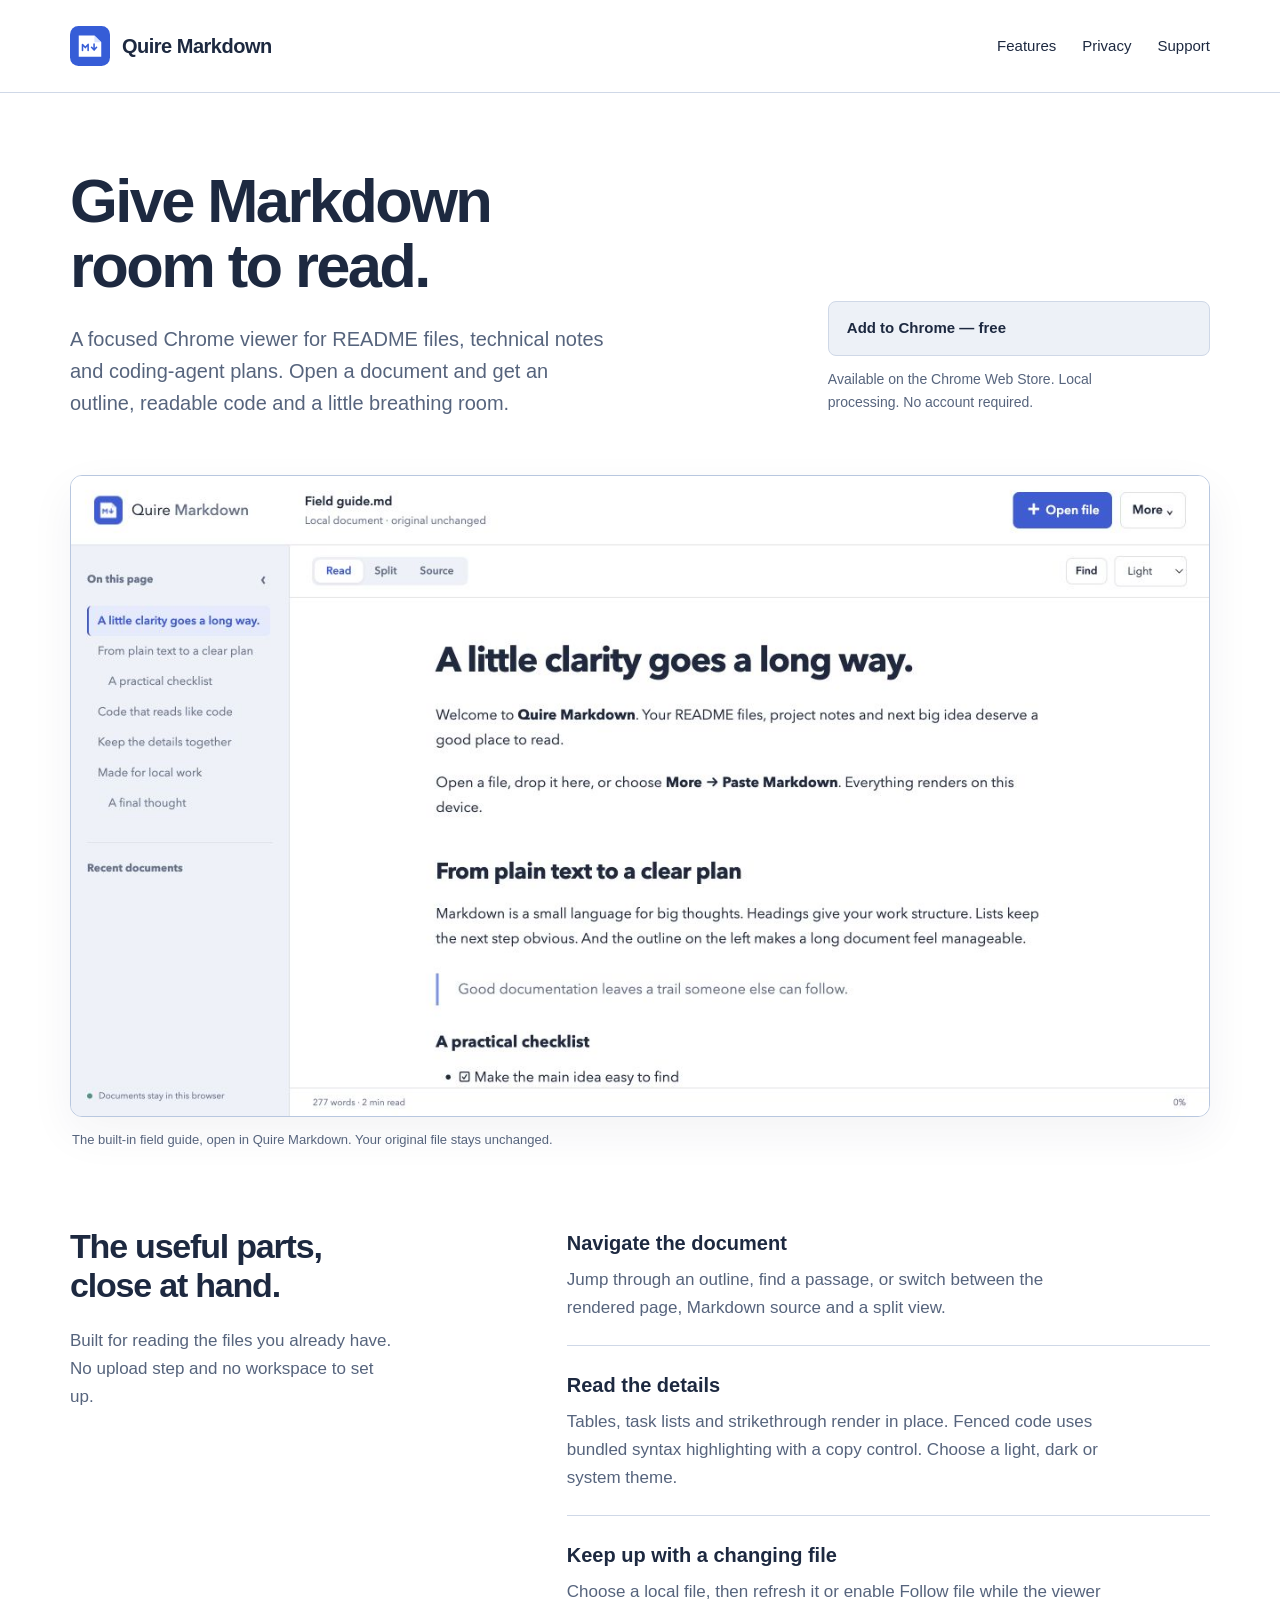
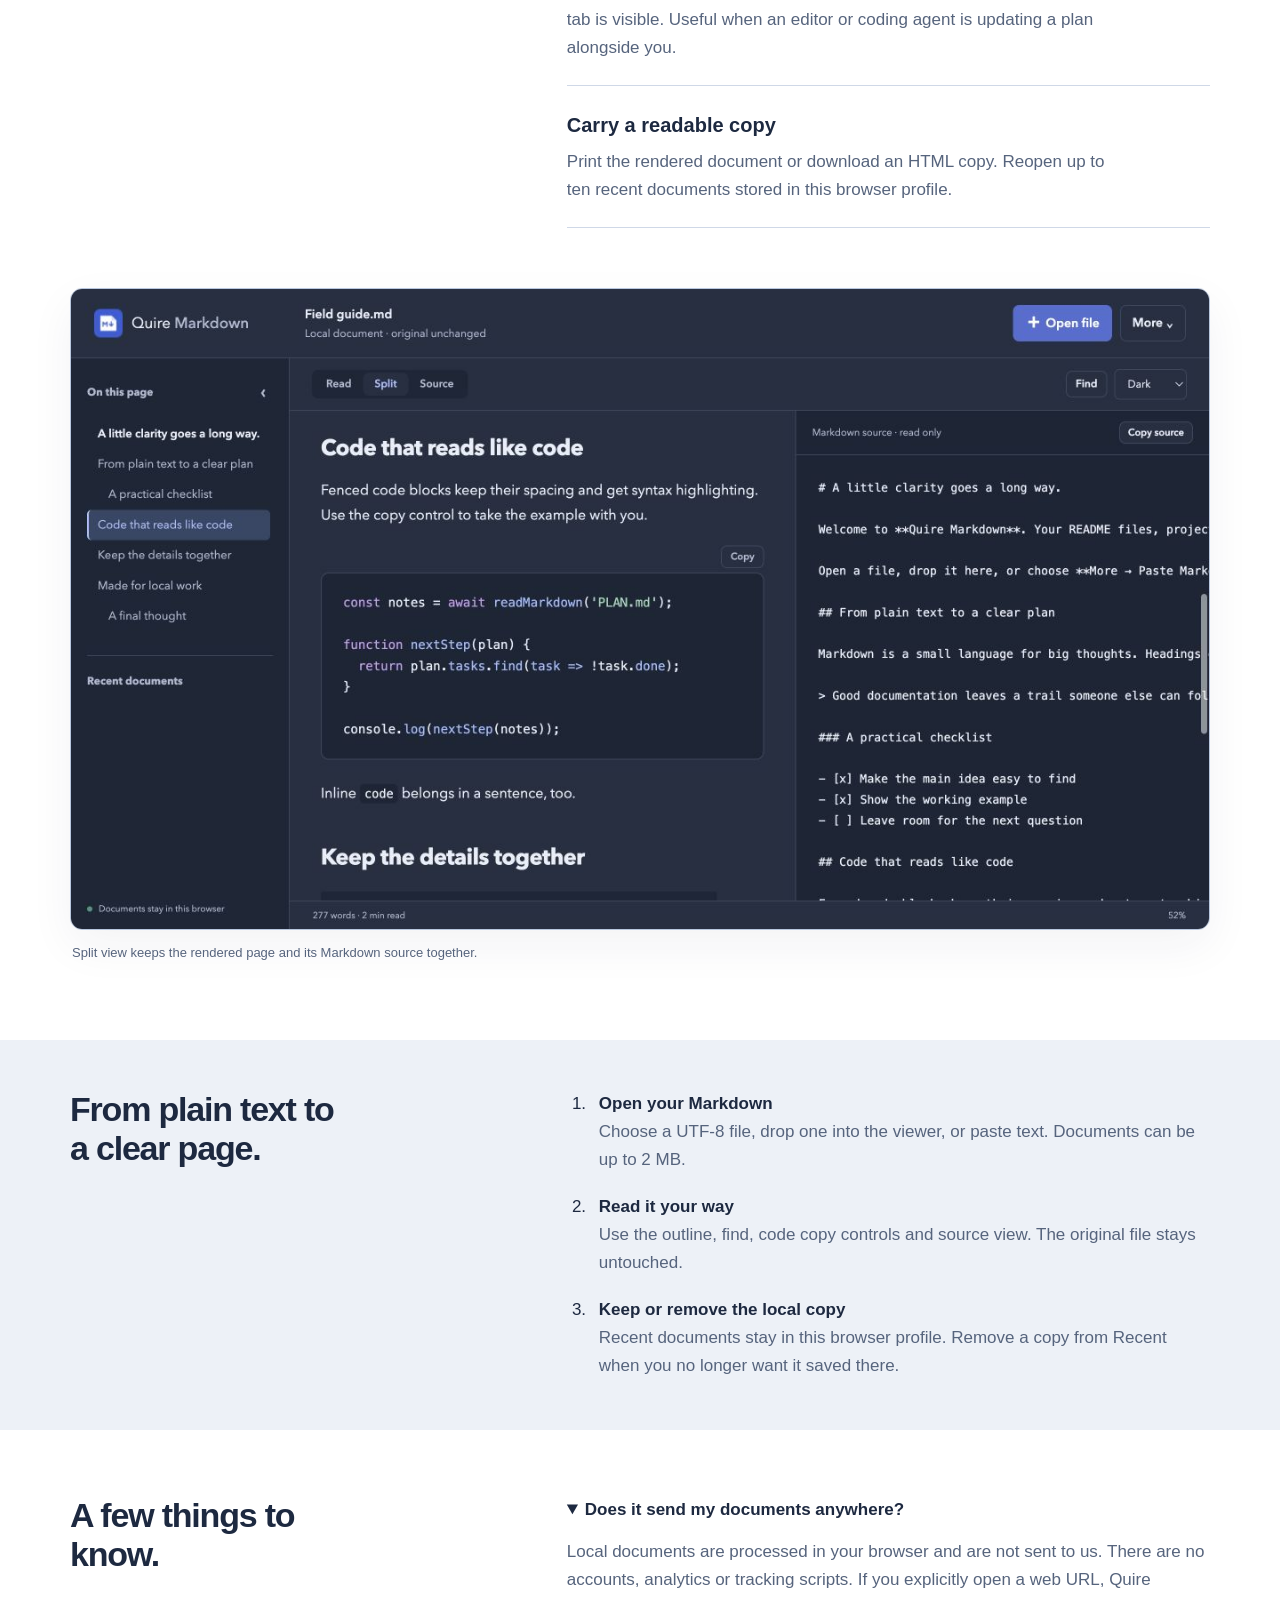
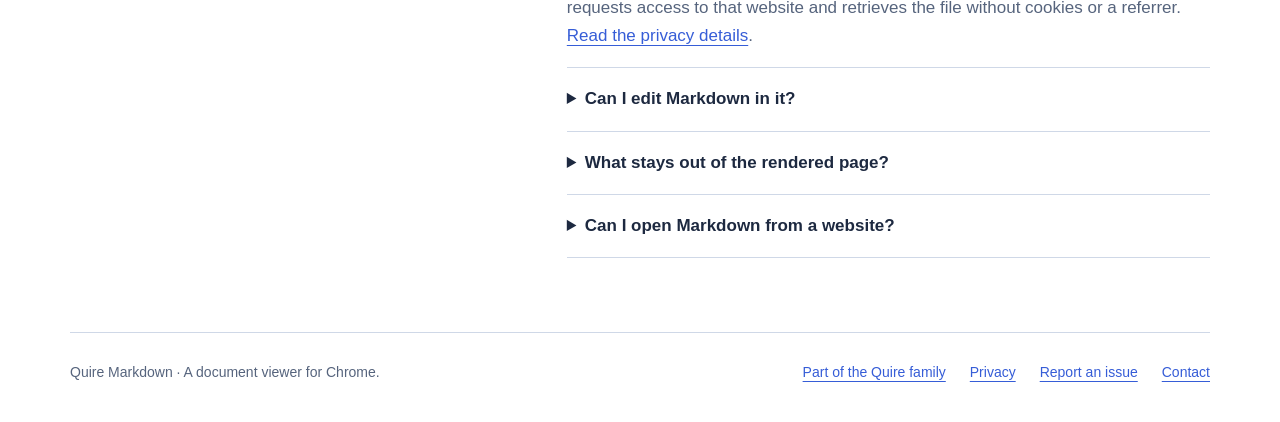
<file: index.html>
<!doctype html>
<html lang="en">
<head>
  <meta charset="utf-8">
  <meta name="viewport" content="width=device-width, initial-scale=1">
  <meta name="description" content="A free Chrome extension for reading Markdown files, README documents and technical notes. Outlines, code highlighting, source view and local file refresh.">
  <meta name="theme-color" content="#365dd7">
  <meta property="og:type" content="website">
  <meta property="og:title" content="Quire Markdown — Give Markdown room to read">
  <meta property="og:description" content="Read local Markdown with a clear outline, highlighted code and a source view. Free, no accounts, no tracking.">
  <meta property="og:url" content="https://dzoba.github.io/quire-markdown/">
  <meta property="og:image" content="https://dzoba.github.io/quire-markdown/assets/reader-light.png">
  <meta property="og:image:width" content="1280">
  <meta property="og:image:height" content="720">
  <meta name="twitter:card" content="summary_large_image">
  <link rel="canonical" href="https://dzoba.github.io/quire-markdown/">
  <link rel="icon" href="assets/icon.svg" type="image/svg+xml">
  <link rel="stylesheet" href="styles.css">
  <title>Quire Markdown — Viewer for Chrome</title>
</head>
<body>
  <a class="skip" href="#main">Skip to content</a>
  <header><div class="wrap topbar">
    <a class="brand" href="./"><img src="assets/icon.svg" width="40" height="40" alt="">Quire Markdown</a>
    <nav aria-label="Main"><a href="#features">Features</a><a href="privacy.html">Privacy</a><a href="https://github.com/dzoba/quire-markdown/issues">Support</a></nav>
  </div></header>
  <main id="main">
    <div class="wrap">
      <section class="hero" aria-labelledby="headline">
        <div><h1 id="headline">Give Markdown room to read.</h1><p class="intro">A focused Chrome viewer for README files, technical notes and coding-agent plans. Open a document and get an outline, readable code and a little breathing room.</p></div>
        <div class="install"><a class="install-button" href="https://chromewebstore.google.com/detail/hghkgbeaccjnfdihghilbgjgpgmeaafh" aria-describedby="releaseStatus">Add to Chrome — free</a><p id="releaseStatus">Available on the Chrome Web Store. Local processing. No account required.</p></div>
      </section>
      <figure class="preview">
        <div class="reader"><img src="assets/reader-light.png" width="1280" height="720" alt="Quire Markdown showing a rendered field guide, a heading outline and controls for reading, source view, find and theme."></div>
        <figcaption>The built-in field guide, open in Quire Markdown. Your original file stays unchanged.</figcaption>
      </figure>
      <section class="features" id="features" aria-labelledby="featuresTitle">
        <div><h2 id="featuresTitle">The useful parts, close at hand.</h2><p class="lead">Built for reading the files you already have. No upload step and no workspace to set up.</p></div>
        <dl class="feature-list">
          <div><dt>Navigate the document</dt><dd>Jump through an outline, find a passage, or switch between the rendered page, Markdown source and a split view.</dd></div>
          <div><dt>Read the details</dt><dd>Tables, task lists and strikethrough render in place. Fenced code uses bundled syntax highlighting with a copy control. Choose a light, dark or system theme.</dd></div>
          <div><dt>Keep up with a changing file</dt><dd>Choose a local file, then refresh it or enable Follow file while the viewer tab is visible. Useful when an editor or coding agent is updating a plan alongside you.</dd></div>
          <div><dt>Carry a readable copy</dt><dd>Print the rendered document or download an HTML copy. Reopen up to ten recent documents stored in this browser profile.</dd></div>
        </dl>
      </section>
      <figure class="preview secondary-preview"><div class="reader"><img src="assets/reader-dark-split.png" width="1280" height="720" loading="lazy" alt="Quire Markdown in its dark theme, with rendered content beside the original Markdown source."></div><figcaption>Split view keeps the rendered page and its Markdown source together.</figcaption></figure>
    </div>
    <section class="how" aria-labelledby="howTitle"><div class="wrap how-inner"><h2 id="howTitle">From plain text to a clear page.</h2><ol class="steps"><li><strong>Open your Markdown</strong><span>Choose a UTF-8 file, drop one into the viewer, or paste text. Documents can be up to 2 MB.</span></li><li><strong>Read it your way</strong><span>Use the outline, find, code copy controls and source view. The original file stays untouched.</span></li><li><strong>Keep or remove the local copy</strong><span>Recent documents stay in this browser profile. Remove a copy from Recent when you no longer want it saved there.</span></li></ol></div></section>
    <section class="wrap faq" aria-labelledby="questionsTitle"><h2 id="questionsTitle">A few things to know.</h2><div class="questions">
      <details open><summary>Does it send my documents anywhere?</summary><p>Local documents are processed in your browser and are not sent to us. There are no accounts, analytics or tracking scripts. If you explicitly open a web URL, Quire requests access to that website and retrieves the file without cookies or a referrer. <a href="privacy.html">Read the privacy details</a>.</p></details>
      <details><summary>Can I edit Markdown in it?</summary><p>Quire Markdown is a viewer. It does not edit or overwrite original files. Edit in your preferred text editor and use Refresh or Follow file to see changes. Follow works for a file selected with Open file during the current viewer session; dropped files and recent copies are snapshots.</p></details>
      <details><summary>What stays out of the rendered page?</summary><p>Images appear as blocked text references. Scripts, styles, forms and embedded content are removed. Diagrams and math are not rendered. Highlighting supports bundled common languages; unknown languages and large code blocks remain readable plain text.</p></details>
      <details><summary>Can I open Markdown from a website?</summary><p>Yes, using a raw HTTP or HTTPS Markdown link after granting that origin access. Redirects are rejected. For a login-protected file or a redirecting link, download the file normally and open the local copy. The extension does not automatically replace every website you visit.</p></details>
    </div></section>
  </main>
  <footer class="wrap footer"><p>Quire Markdown · A document viewer for Chrome.</p><div class="footer-links"><a href="https://quireapps.com/">Part of the Quire family</a><a href="privacy.html">Privacy</a><a href="https://github.com/dzoba/quire-markdown/issues">Report an issue</a><a href="mailto:chris@dzoba.com">Contact</a></div></footer>
</body>
</html>
</file>
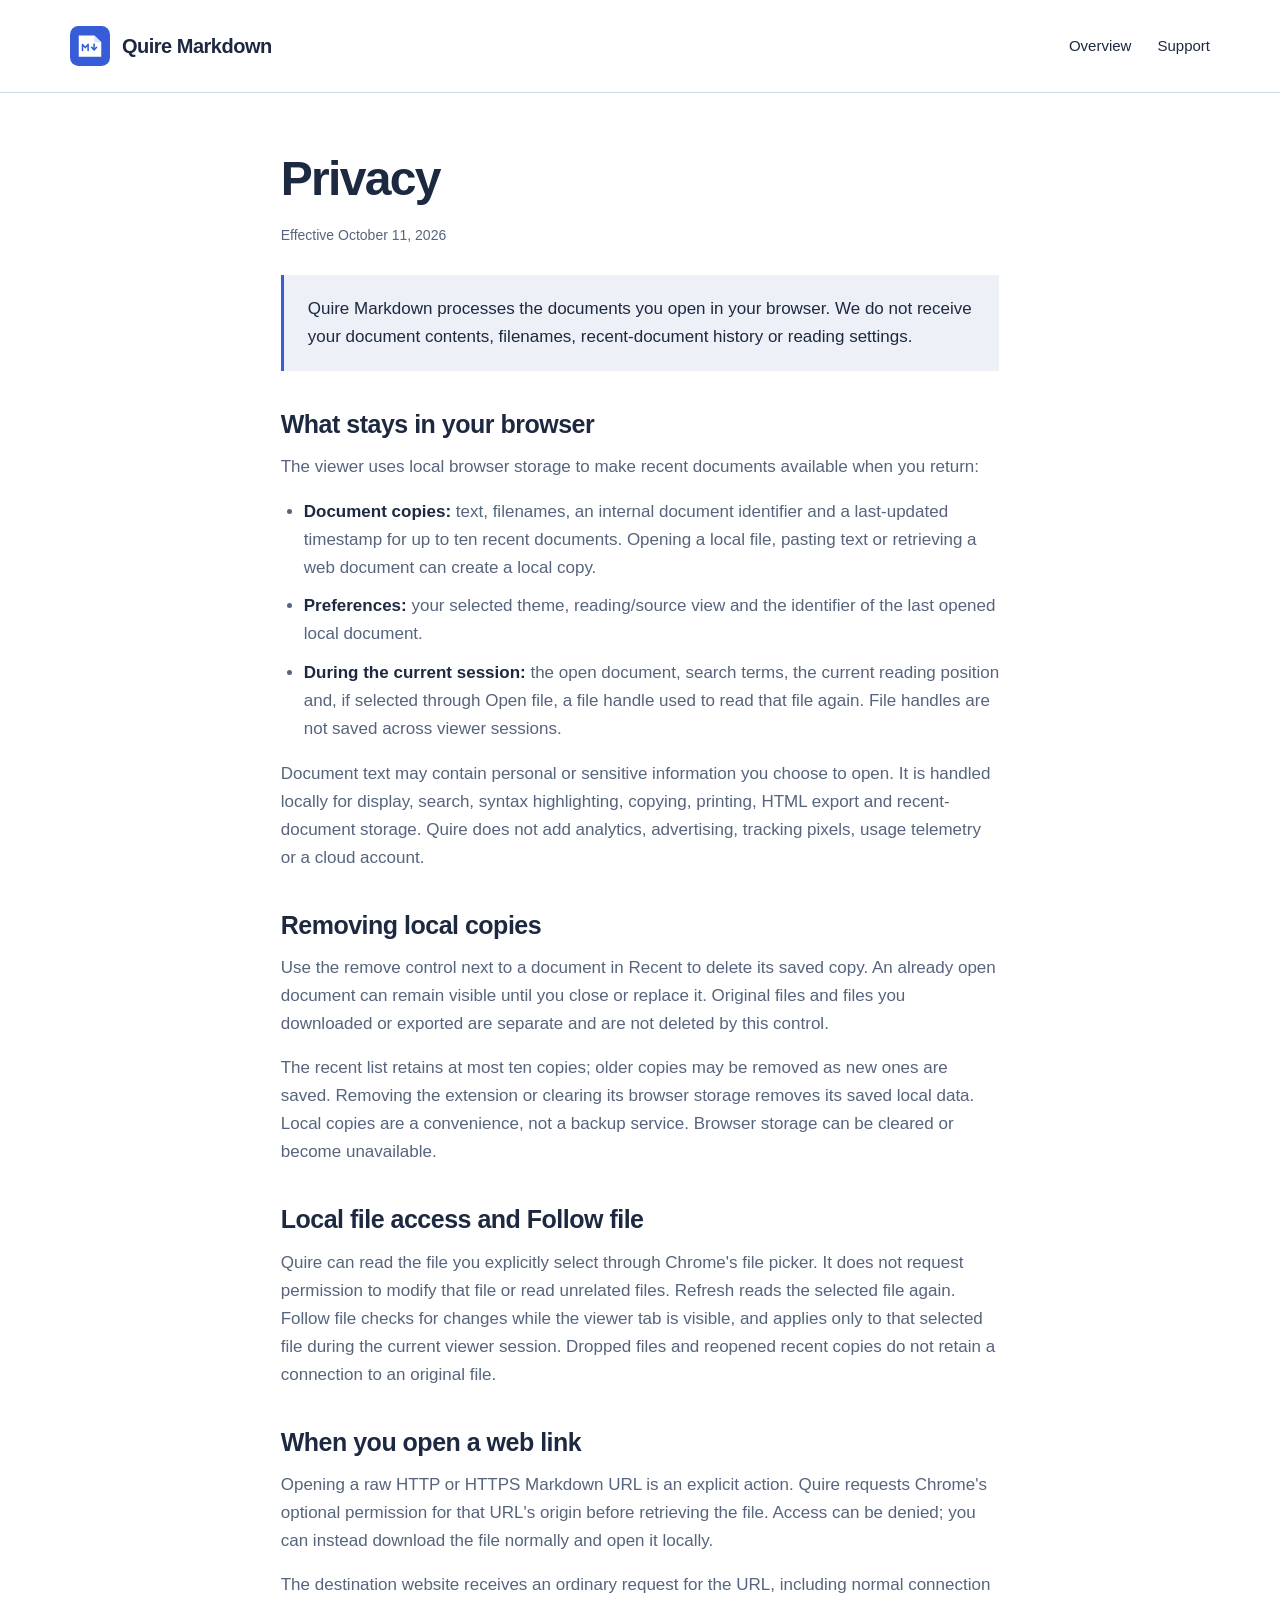
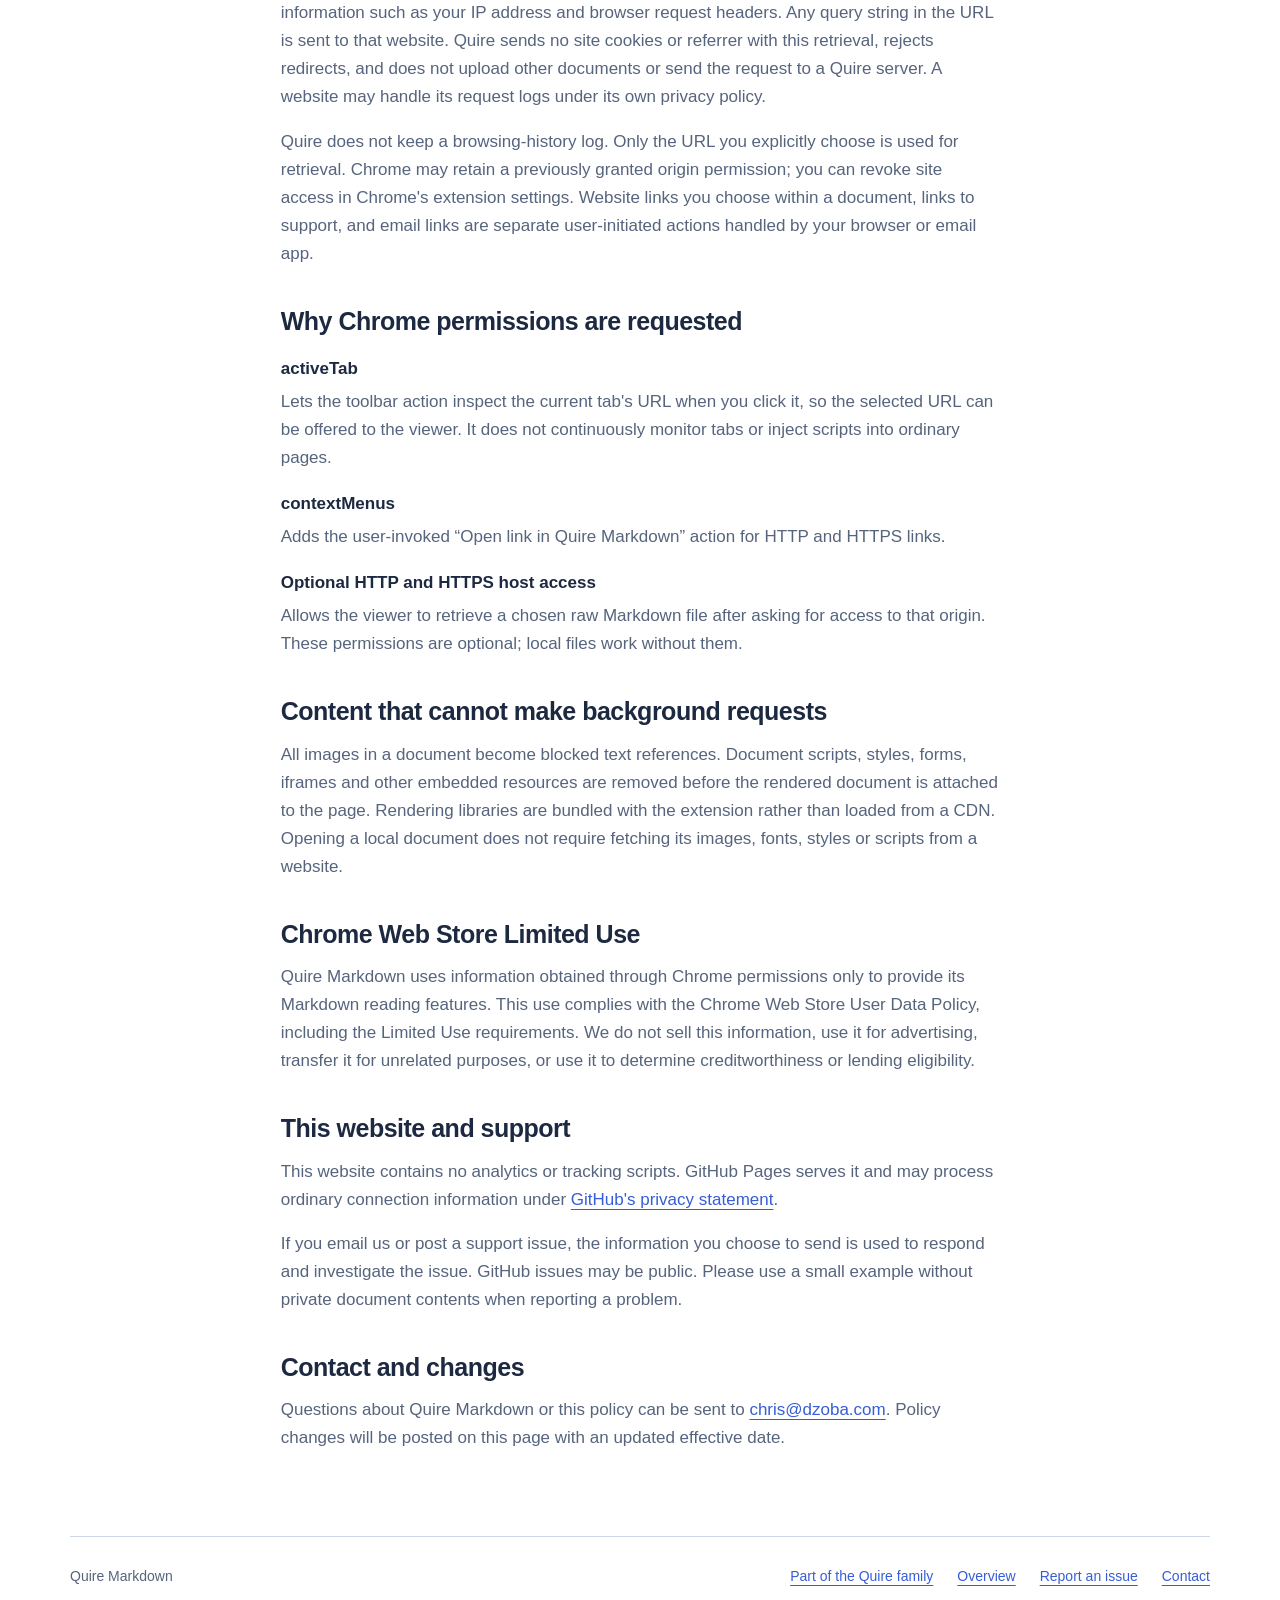
<file: privacy.html>
<!doctype html>
<html lang="en">
<head>
  <meta charset="utf-8">
  <meta name="viewport" content="width=device-width, initial-scale=1">
  <meta name="description" content="How Quire Markdown handles local documents, recent copies, optional website requests and Chrome permissions.">
  <meta name="theme-color" content="#365dd7">
  <link rel="canonical" href="https://dzoba.github.io/quire-markdown/privacy.html">
  <link rel="icon" href="assets/icon.svg" type="image/svg+xml">
  <link rel="stylesheet" href="styles.css">
  <title>Privacy — Quire Markdown</title>
</head>
<body>
  <a class="skip" href="#main">Skip to content</a>
  <header><div class="wrap topbar"><a class="brand" href="./"><img src="assets/icon.svg" width="40" height="40" alt="">Quire Markdown</a><nav aria-label="Main"><a href="./">Overview</a><a href="https://github.com/dzoba/quire-markdown/issues">Support</a></nav></div></header>
  <main class="wrap policy" id="main">
    <h1>Privacy</h1><p class="date">Effective October 11, 2026</p>
    <p class="statement">Quire Markdown processes the documents you open in your browser. We do not receive your document contents, filenames, recent-document history or reading settings.</p>
    <h2>What stays in your browser</h2>
    <p>The viewer uses local browser storage to make recent documents available when you return:</p>
    <ul><li><strong>Document copies:</strong> text, filenames, an internal document identifier and a last-updated timestamp for up to ten recent documents. Opening a local file, pasting text or retrieving a web document can create a local copy.</li><li><strong>Preferences:</strong> your selected theme, reading/source view and the identifier of the last opened local document.</li><li><strong>During the current session:</strong> the open document, search terms, the current reading position and, if selected through Open file, a file handle used to read that file again. File handles are not saved across viewer sessions.</li></ul>
    <p>Document text may contain personal or sensitive information you choose to open. It is handled locally for display, search, syntax highlighting, copying, printing, HTML export and recent-document storage. Quire does not add analytics, advertising, tracking pixels, usage telemetry or a cloud account.</p>
    <h2>Removing local copies</h2>
    <p>Use the remove control next to a document in Recent to delete its saved copy. An already open document can remain visible until you close or replace it. Original files and files you downloaded or exported are separate and are not deleted by this control.</p>
    <p>The recent list retains at most ten copies; older copies may be removed as new ones are saved. Removing the extension or clearing its browser storage removes its saved local data. Local copies are a convenience, not a backup service. Browser storage can be cleared or become unavailable.</p>
    <h2>Local file access and Follow file</h2>
    <p>Quire can read the file you explicitly select through Chrome's file picker. It does not request permission to modify that file or read unrelated files. Refresh reads the selected file again. Follow file checks for changes while the viewer tab is visible, and applies only to that selected file during the current viewer session. Dropped files and reopened recent copies do not retain a connection to an original file.</p>
    <h2>When you open a web link</h2>
    <p>Opening a raw HTTP or HTTPS Markdown URL is an explicit action. Quire requests Chrome's optional permission for that URL's origin before retrieving the file. Access can be denied; you can instead download the file normally and open it locally.</p>
    <p>The destination website receives an ordinary request for the URL, including normal connection information such as your IP address and browser request headers. Any query string in the URL is sent to that website. Quire sends no site cookies or referrer with this retrieval, rejects redirects, and does not upload other documents or send the request to a Quire server. A website may handle its request logs under its own privacy policy.</p>
    <p>Quire does not keep a browsing-history log. Only the URL you explicitly choose is used for retrieval. Chrome may retain a previously granted origin permission; you can revoke site access in Chrome's extension settings. Website links you choose within a document, links to support, and email links are separate user-initiated actions handled by your browser or email app.</p>
    <h2>Why Chrome permissions are requested</h2>
    <dl class="permission-list"><dt>activeTab</dt><dd>Lets the toolbar action inspect the current tab's URL when you click it, so the selected URL can be offered to the viewer. It does not continuously monitor tabs or inject scripts into ordinary pages.</dd><dt>contextMenus</dt><dd>Adds the user-invoked “Open link in Quire Markdown” action for HTTP and HTTPS links.</dd><dt>Optional HTTP and HTTPS host access</dt><dd>Allows the viewer to retrieve a chosen raw Markdown file after asking for access to that origin. These permissions are optional; local files work without them.</dd></dl>
    <h2>Content that cannot make background requests</h2>
    <p>All images in a document become blocked text references. Document scripts, styles, forms, iframes and other embedded resources are removed before the rendered document is attached to the page. Rendering libraries are bundled with the extension rather than loaded from a CDN. Opening a local document does not require fetching its images, fonts, styles or scripts from a website.</p>
    <h2>Chrome Web Store Limited Use</h2>
    <p>Quire Markdown uses information obtained through Chrome permissions only to provide its Markdown reading features. This use complies with the Chrome Web Store User Data Policy, including the Limited Use requirements. We do not sell this information, use it for advertising, transfer it for unrelated purposes, or use it to determine creditworthiness or lending eligibility.</p>
    <h2>This website and support</h2>
    <p>This website contains no analytics or tracking scripts. GitHub Pages serves it and may process ordinary connection information under <a href="https://docs.github.com/en/site-policy/privacy-policies/github-general-privacy-statement">GitHub's privacy statement</a>.</p>
    <p>If you email us or post a support issue, the information you choose to send is used to respond and investigate the issue. GitHub issues may be public. Please use a small example without private document contents when reporting a problem.</p>
    <h2>Contact and changes</h2>
    <p>Questions about Quire Markdown or this policy can be sent to <a href="mailto:chris@dzoba.com">chris@dzoba.com</a>. Policy changes will be posted on this page with an updated effective date.</p>
  </main>
  <footer class="wrap footer"><p>Quire Markdown</p><div class="footer-links"><a href="https://quireapps.com/">Part of the Quire family</a><a href="./">Overview</a><a href="https://github.com/dzoba/quire-markdown/issues">Report an issue</a><a href="mailto:chris@dzoba.com">Contact</a></div></footer>
</body>
</html>
</file>
<file: styles.css>
:root{color-scheme:light;--paper:#fff;--shell:#edf1f7;--ink:#1d2940;--muted:#56647d;--blue:#365dd7;--line:#cfd8e7;--selection:#e4eaff;font-family:"Avenir Next","Segoe UI",sans-serif;color:var(--ink);background:var(--paper);font-synthesis:none}*{box-sizing:border-box}html{scroll-behavior:smooth;scroll-padding-top:24px}body{margin:0;font-size:17px;line-height:1.65}a{color:var(--blue);text-decoration-thickness:1px;text-underline-offset:4px}a:hover{text-decoration-thickness:2px}a:focus-visible,button:focus-visible,summary:focus-visible{outline:3px solid var(--blue);outline-offset:5px}button{font:inherit}.wrap{width:min(1140px,calc(100% - 56px));margin-inline:auto}.skip{position:absolute;left:16px;top:-80px;padding:10px 16px;background:var(--paper);z-index:10}.skip:focus{top:12px}header{border-bottom:1px solid var(--line)}.topbar{min-height:92px;display:flex;align-items:center;justify-content:space-between;gap:24px}.brand{display:inline-flex;align-items:center;gap:12px;color:var(--ink);text-decoration:none;font-size:20px;font-weight:650;letter-spacing:-.5px}.brand img{width:40px;height:40px}nav{display:flex;gap:26px;align-items:center;font-size:15px}nav a{color:var(--ink);text-decoration:none}nav a:hover{text-decoration:underline}.hero{padding:75px 0 56px;display:grid;grid-template-columns:1.3fr .7fr;gap:48px;align-items:end}.hero h1{font-size:clamp(40px,4.8vw,64px);line-height:1.06;letter-spacing:-2.6px;font-weight:650;margin:0 0 25px;max-width:15ch}.hero .intro{font-size:20px;max-width:48ch;margin:0;color:var(--muted);line-height:1.6}.install{padding-bottom:5px}.install button,.install .install-button{width:100%;background:var(--shell);border:1px solid var(--line);color:var(--ink);font-size:15px;font-weight:650;padding:14px 18px;border-radius:8px;cursor:default}.install p{font-size:14px;color:var(--muted);margin:12px 0 0;max-width:40ch}.preview{margin:0 0 76px}.reader{border:1px solid #b8c7df;border-radius:12px;overflow:hidden;background:var(--paper);box-shadow:0 16px 46px #1d29400e}.preview img{display:block;width:100%;height:auto}.secondary-preview{margin-top:-12px}.preview figcaption{font-size:13px;color:var(--muted);padding:12px 2px 0}.features{display:grid;grid-template-columns:.8fr 1.2fr;gap:68px;margin-bottom:72px}.features h2,.how h2,.faq h2{font-size:34px;letter-spacing:-1.2px;line-height:1.15;margin:0 0 22px;font-weight:650;max-width:15ch}.features .lead{max-width:34ch;color:var(--muted);margin:0}.feature-list{margin:0}.feature-list>div{padding:0 0 23px;margin:0 0 23px;border-bottom:1px solid var(--line)}.feature-list>div:last-child{margin-bottom:0}.feature-list dt{font-size:20px;font-weight:650;margin-bottom:6px}.feature-list dd{margin:0;color:var(--muted);max-width:58ch}.how{background:var(--shell);padding:50px 0;margin-bottom:66px}.how-inner{display:grid;grid-template-columns:.8fr 1.2fr;gap:68px}.steps{padding-left:24px;margin:0}.steps li{padding:0 0 19px 8px}.steps li:last-child{padding-bottom:0}.steps strong{display:block;font-weight:650}.steps span{color:var(--muted)}.faq{display:grid;grid-template-columns:.8fr 1.2fr;gap:68px;margin-bottom:74px}.questions details{border-bottom:1px solid var(--line);padding:0 0 17px;margin:0 0 17px}.questions summary{cursor:pointer;font-weight:600;padding-right:12px}.questions p{color:var(--muted);margin:14px 0 0}.questions details:last-child{margin:0}.footer{border-top:1px solid var(--line);padding:28px 0 38px;display:flex;justify-content:space-between;gap:28px;color:var(--muted);font-size:14px}.footer p{margin:0}.footer-links{display:flex;gap:24px;flex-wrap:wrap}.policy{max-width:76ch;padding-top:60px;padding-bottom:68px;margin-inline:auto}.policy h1{font-size:48px;letter-spacing:-1.7px;line-height:1.1;margin:0 0 18px}.policy .date{color:var(--muted);font-size:14px;margin:0 0 28px}.policy h2{font-size:25px;line-height:1.25;letter-spacing:-.5px;margin:38px 0 13px}.policy h3{font-size:19px;margin:22px 0 10px}.policy p,.policy li{color:var(--muted)}.policy p{margin:0 0 16px}.policy li{margin-bottom:10px}.policy strong{color:var(--ink)}.policy ul{padding-left:23px}.policy .statement{background:var(--shell);border-left:3px solid var(--blue);padding:20px 24px;color:var(--ink)}.policy .permission-list dt{font-weight:650;margin-top:18px}.policy .permission-list dd{margin:5px 0 0;color:var(--muted)}@media(max-width:860px){.hero{gap:30px;grid-template-columns:1fr;padding-top:52px}.hero h1{max-width:18ch}.hero .intro{max-width:55ch}.install{max-width:355px}.features,.how-inner,.faq{gap:35px;grid-template-columns:.8fr 1.2fr}.features h2,.how h2,.faq h2{font-size:29px}}@media(max-width:600px){.wrap{width:calc(100% - 36px)}.topbar{min-height:83px;gap:14px;flex-wrap:wrap;padding-block:18px}.brand{font-size:18px}.brand img{width:34px;height:34px}nav{font-size:14px;gap:19px}.hero{padding:40px 0 33px}.hero h1{font-size:43px;letter-spacing:-1.9px}.hero .intro{font-size:18px}.preview{margin-bottom:47px}.features,.how-inner,.faq{display:block}.features h2,.how h2,.faq h2{max-width:25ch}.features .lead{margin-bottom:27px;max-width:50ch}.features{margin-bottom:42px}.feature-list dt{font-size:19px}.how{padding:35px 0;margin-bottom:43px}.steps{margin-top:26px}.questions{margin-top:28px}.faq{margin-bottom:44px}.footer{display:block;padding-top:24px}.footer-links{margin-top:18px;gap:18px}.policy{padding-top:38px}.policy h1{font-size:38px}.policy h2{font-size:23px}.policy .statement{padding:17px}}@media(prefers-reduced-motion:reduce){html{scroll-behavior:auto}}@media print{header,.install,.footer,.skip{display:none}.wrap{width:100%}.hero{padding:0}.preview{break-inside:avoid}.reader{box-shadow:none}.how{background:none}.policy{padding:0}.policy a{color:inherit}}

.install .install-button{display:inline-block;text-decoration:none;cursor:pointer}
</file>
